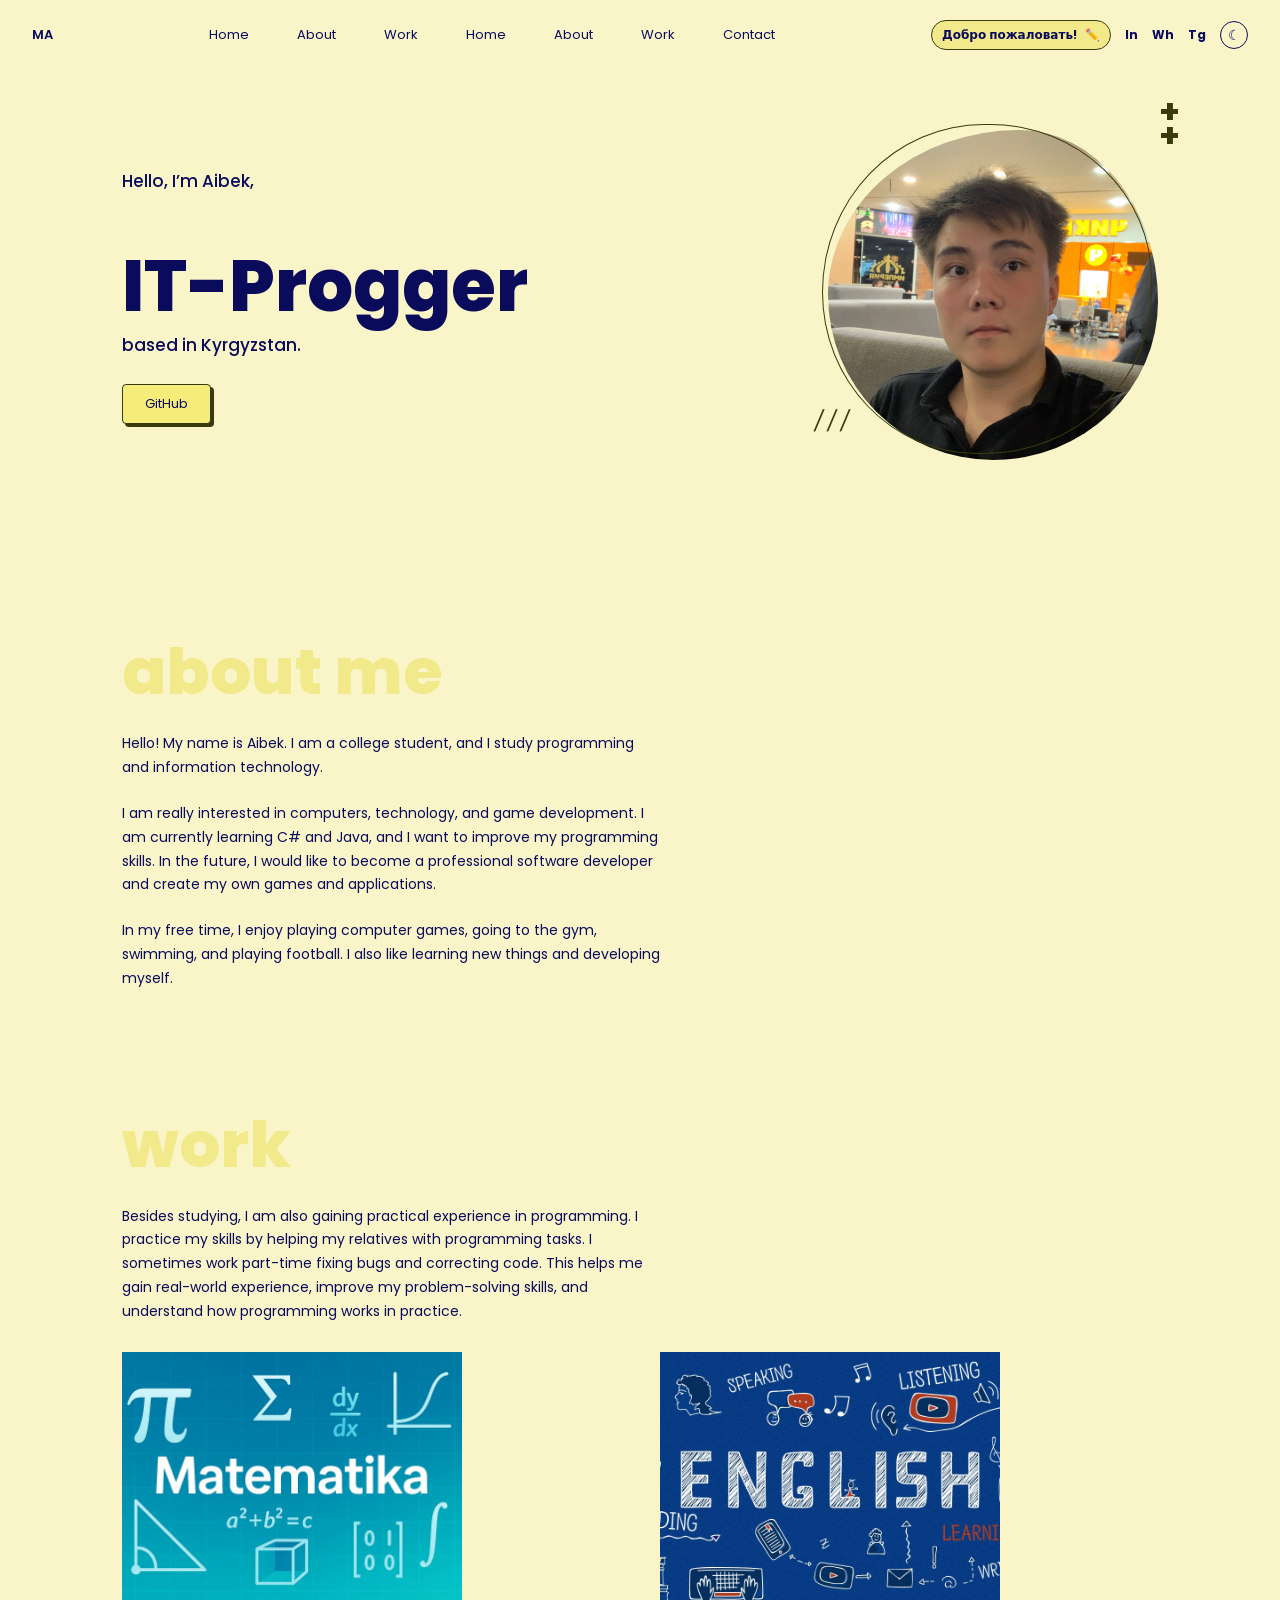
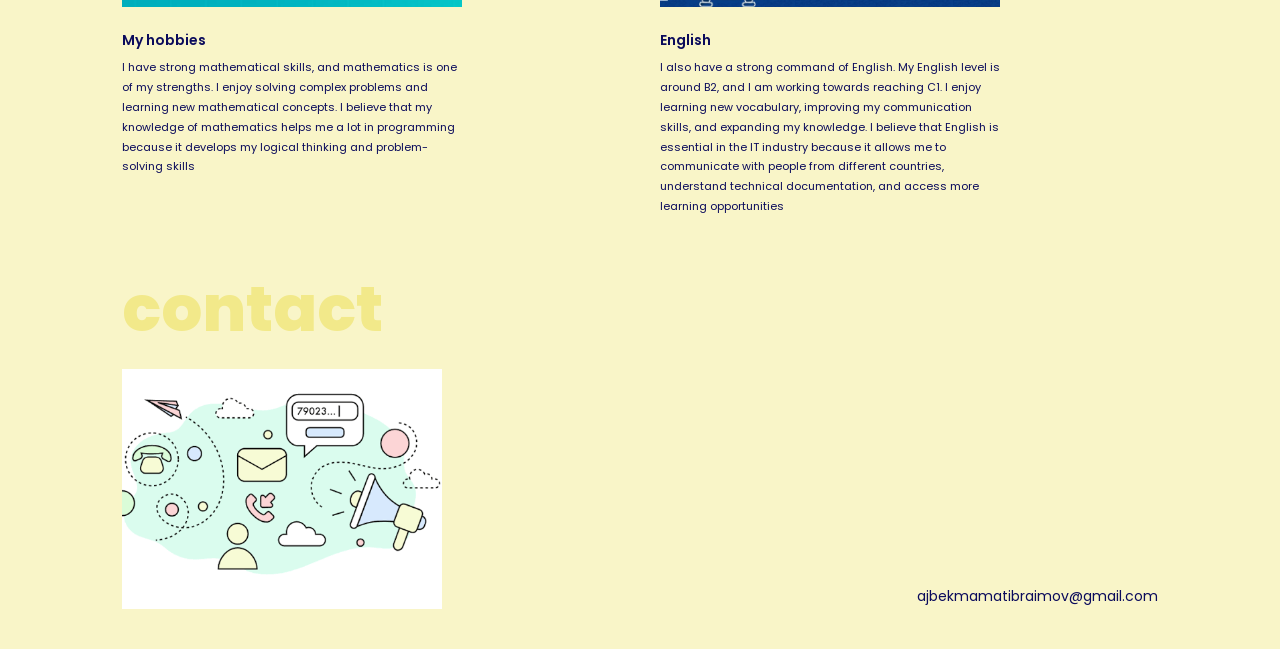
<file: index.html>
<!DOCTYPE html>
<html lang="ru">
<head>
  <meta charset="UTF-8">
  <meta name="viewport" content="width=device-width, initial-scale=1">
  <title>Aibek — портфолио</title>
  <link rel="icon" href="icon.png" type="image/png">
  <link href="https://fonts.googleapis.com/css2?family=Poppins:wght@400;500;600;800&display=swap" rel="stylesheet">

  <link rel="stylesheet" href="st.css">

  <script src="jas.js" defer></script>
</head>
<body>
  <header> 
    <div class="logo">MA</div>
    <nav>
      <a href="#top">Home</a>
      <a href="#about">About</a>
      <a href="#work">Work</a>
      <a class="nav-link" href="#top">Home</a>
      <a class="nav-link" href="#about">About</a>
      <a class="nav-link" href="#work">Work</a>
      <a class="nav-link" href="#contact">Contact</a>
    </nav>
    <div class="socials">
      <!-- Блок для функции имени из JS -->
      <div class="greeting-box">
        <span id="greeting">Добро пожаловать!</span>
        <button id="askName" type="button" title="Изменить имя">✏️</button>
      </div>
      <a href="https://www.instagram.com/">In</a><a href="https://www.whatsapp.com/">Wh</a><a href="https://telegram.org/">Tg</a>
      <button id="theme-toggle" type="button" aria-label="Сменить тему">☾</button>
    </div>
  </header>

  <section class="hero" id="top">
    <div>
      <h2>Hello, I’m Aibek,</h2>
      <h1>IT-Progger</h1>
      <p>based in Kyrgyzstan.</p>
      <a class="btn" href="https://github.com/zentyks" target="_blank" rel="noopener">GitHub</a>
    </div>

    <div class="photo">
      <span class="plus">+<br>+</span>
      <div class="blob">
        <img src="aibek.jpg" alt="Aibek">
      </div>
      <span class="slashes">///</span>
    </div>
  </section>  

  <section class="about" id="about">
    <h2>about me</h2>
    <p>Hello! My name is Aibek. I am a college student, and I study programming and information technology.</p>
    <p>I am really interested in computers, technology, and game development. I am currently learning C# and Java, and I want to improve my programming skills. In the future, I would like to become a professional software developer and create my own games and applications.</p>
    <p>In my free time, I enjoy playing computer games, going to the gym, swimming, and playing football. I also like learning new things and developing myself.</p>
  </section>

  <section class="work" id="work">
    <h2>work</h2>
    <p class="lead">Besides studying, I am also gaining practical experience in programming. I practice my skills by helping my relatives with programming tasks. I sometimes work part-time fixing bugs and correcting code. This helps me gain real-world experience, improve my problem-solving skills, and understand how programming works in practice.</p>

    <div class="cards">
      <article class="card">
        <img src="math.webp" alt="Matematika">
        <h3>My hobbies</h3>
        <p>I have strong mathematical skills, and mathematics is one of my strengths. I enjoy solving complex problems and learning new mathematical concepts. I believe that my knowledge of mathematics helps me a lot in programming because it develops my logical thinking and problem-solving skills</p>
      </article>

      <article class="card card--low">
        <img src="english.jpg" alt="English">
        <h3>English</h3>
        <p>I also have a strong command of English. My English level is around B2, and I am working towards reaching C1. I enjoy learning new vocabulary, improving my communication skills, and expanding my knowledge. I believe that English is essential in the IT industry because it allows me to communicate with people from different countries, understand technical documentation, and access more learning opportunities</p>
      </article>
    </div>
  </section>

  <section class="contact" id="contact">
    <h2>contact</h2>
    <div class="contact-row">
      <img class="contact-photo" src="contact.png" alt="Aibek">
      <a class="email" href="mailto:ajbekmamatibraimov@gmail.com">ajbekmamatibraimov@gmail.com</a>
    </div>
  </section>

  <button id="to-top" type="button" aria-label="Наверх">↑</button>

</body>
</html>
</file>
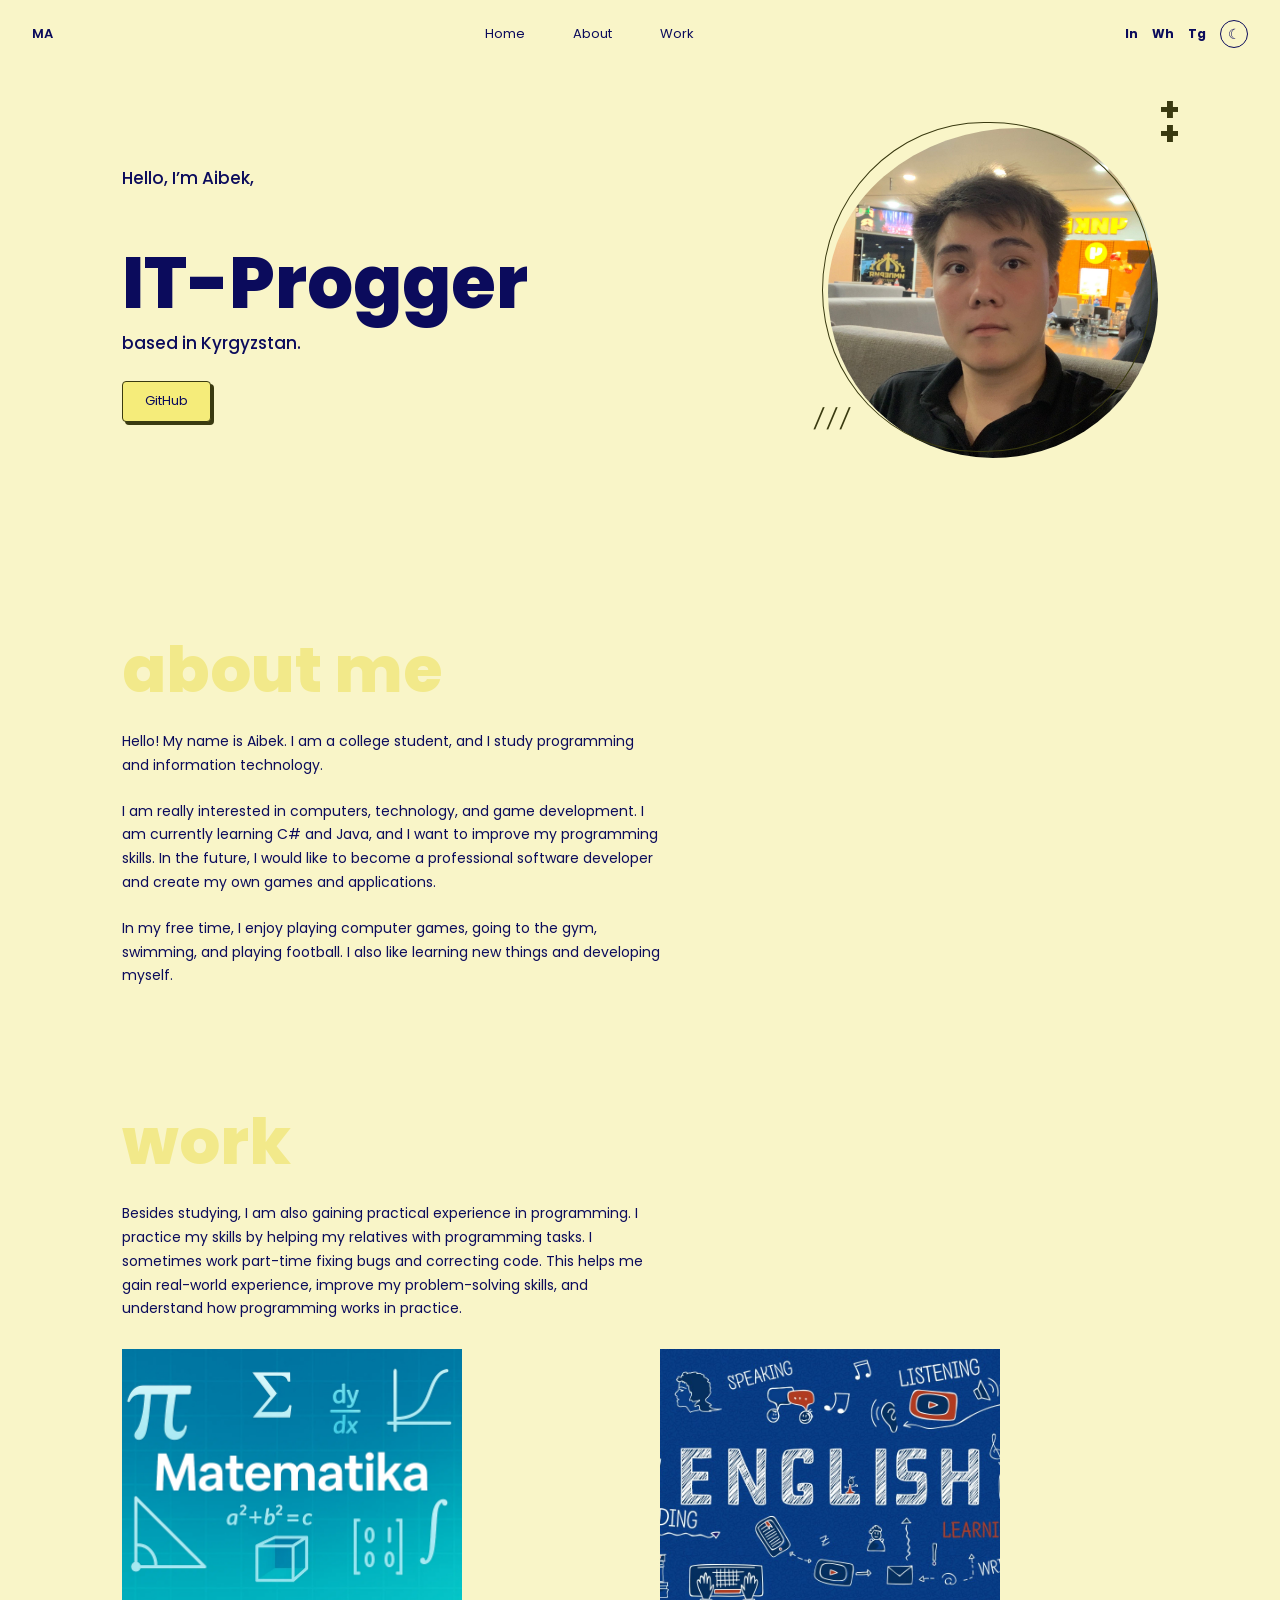
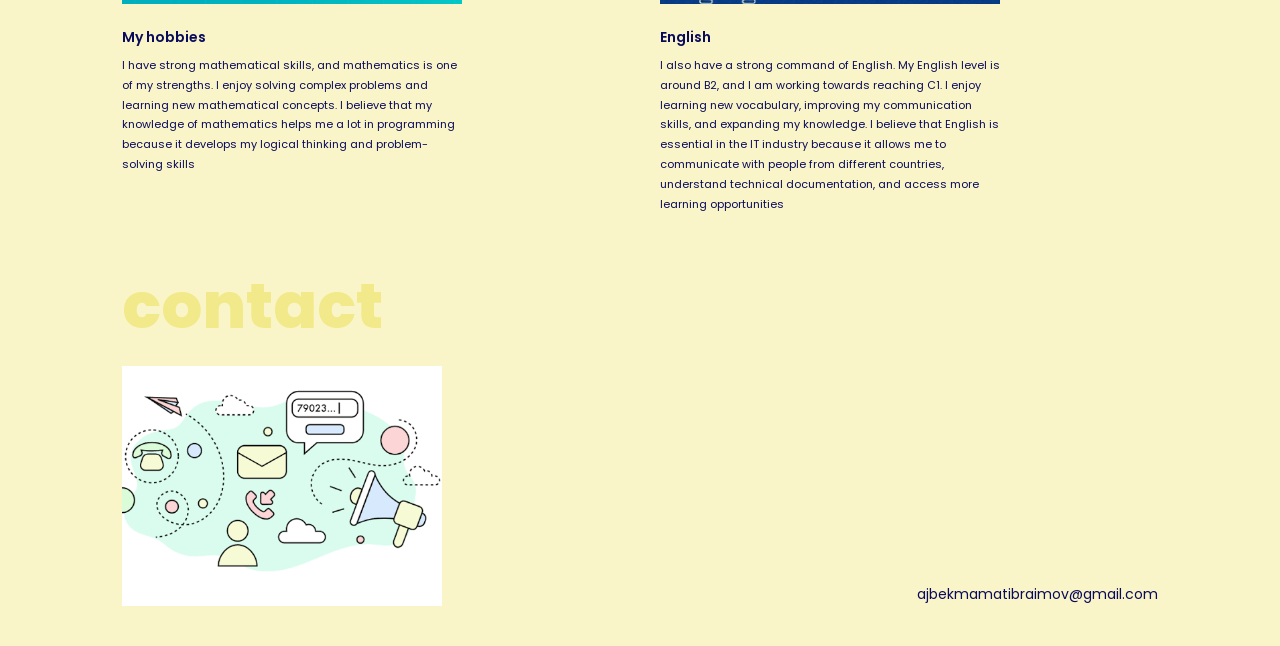
<file: aibek.html>
<!DOCTYPE html>
<html lang="ru">
<head>
  <meta charset="UTF-8">
  <meta name="viewport" content="width=device-width, initial-scale=1">
  <title>Aibek — портфолио</title>

  <link href="https://fonts.googleapis.com/css2?family=Poppins:wght@400;500;600;800&display=swap" rel="stylesheet">

  <link rel="stylesheet" href="st.css">

  <script src="jas.js" defer></script>
</head>
<body>

  <header>  
    <div class="logo">MA</div>
    <nav>
      <a href="#top">Home</a>
      <a href="#about">About</a>
      <a href="#work">Work</a>
    </nav>
    <div class="socials">
      <a href="https://www.instagram.com/">In</a><a href="https://www.whatsapp.com/">Wh</a><a href="https://telegram.org/">Tg</a>
      <button id="theme-toggle" type="button" aria-label="Сменить тему">☾</button>
    </div>
  </header>

  <section class="hero" id="top">
    <div>
      <h2>Hello, I’m Aibek,</h2>
      <h1>IT-Progger</h1>
      <p>based in Kyrgyzstan.</p>
      <a class="btn" href="https://github.com/zentyks" target="_blank" rel="noopener">GitHub</a>
    </div>

    <div class="photo">
      <span class="plus">+<br>+</span>
      <div class="blob">
        <img src="aibek.jpg" alt="Aibek">
      </div>
      <span class="slashes">///</span>
    </div>
  </section>

  <section class="about" id="about">
    <h2>about me</h2>
    <p>Hello! My name is Aibek. I am a college student, and I study programming and information technology.</p>
    <p>I am really interested in computers, technology, and game development. I am currently learning C# and Java, and I want to improve my programming skills. In the future, I would like to become a professional software developer and create my own games and applications.</p>
    <p>In my free time, I enjoy playing computer games, going to the gym, swimming, and playing football. I also like learning new things and developing myself.</p>
  </section>

  <section class="work" id="work">
    <h2>work</h2>
    <p class="lead">Besides studying, I am also gaining practical experience in programming. I practice my skills by helping my relatives with programming tasks. I sometimes work part-time fixing bugs and correcting code. This helps me gain real-world experience, improve my problem-solving skills, and understand how programming works in practice.</p>

    <div class="cards">
      <article class="card">
        <img src="math.webp" alt="Matematika">
        <h3>My hobbies</h3>
        <p>I have strong mathematical skills, and mathematics is one of my strengths. I enjoy solving complex problems and learning new mathematical concepts. I believe that my knowledge of mathematics helps me a lot in programming because it develops my logical thinking and problem-solving skills</p>
      </article>

      <article class="card card--low">
        <img src="english.jpg" alt="English">
        <h3>English</h3>
        <p>I also have a strong command of English. My English level is around B2, and I am working towards reaching C1. I enjoy learning new vocabulary, improving my communication skills, and expanding my knowledge. I believe that English is essential in the IT industry because it allows me to communicate with people from different countries, understand technical documentation, and access more learning opportunities</p>
      </article>
    </div>
  </section>

  <section class="contact" id="contact">
    <h2>contact</h2>
    <div class="contact-row">
      <img class="contact-photo" src="contact.png" alt="Aibek">
      <a class="email" href="mailto:ajbekmamatibraimov@gmail.com">ajbekmamatibraimov@gmail.com</a>
    </div>
  </section>

  <button id="to-top" type="button" aria-label="Наверх">↑</button>

</body>
</html>
</file>
<file: st.css>
:root{
  --bg:#f9f5c8;
  --ink:#0b0b5c;
  --accent:#f2e98a;
  --btn:#f5ec7a;
  --dark:#3a3a10;
  --btn-ink:#0b0b5c;
}

:root[data-theme="dark"]{
  --bg:#15152e;
  --ink:#f4f1c9;
  --accent:#34345e;
  --dark:#d8cf6a;
}
body{transition:background .3s,color .3s}

*{box-sizing:border-box;margin:0;padding:0}
html{scroll-behavior:smooth}
body{
  background:var(--bg);
  color:var(--ink);
  font-family:"Poppins",system-ui,-apple-system,"Segoe UI",sans-serif;
  line-height:1.7;
}


header{display:flex;align-items:center;justify-content:space-between;padding:20px 32px;font-size:13px}
header .logo{font-weight:600}
nav{display:flex;gap:48px}
nav a,.socials a{color:var(--ink);text-decoration:none}
.socials{display:flex;gap:14px;font-weight:700;font-size:12px}
.socials{display:flex;gap:14px;font-weight:700;font-size:12px;align-items:center}

/* Стили для блока приветствия пользователя */
.greeting-box {
  display: flex;
  align-items: center;
  gap: 8px;
  font-size: 12px;
  background: var(--accent);
  padding: 4px 10px;
  border-radius: 20px;
  border: 1px solid var(--dark);
}
#askName {
  background: none;
  border: none;
  cursor: pointer;
  font-size: 12px;
  padding: 0;
}


.hero{
  display:flex;align-items:center;justify-content:space-between;gap:40px;
  max-width:1100px;margin:0 auto;padding:60px 32px 140px;
}
.hero h2{font-size:17px;font-weight:500}
.hero h1{font-size:clamp(48px,8vw,72px);font-weight:800;line-height:1.1;margin:50px 0 6px}
.hero p{font-size:17px;font-weight:500}

.btn{
  display:inline-block;margin-top:24px;padding:8px 22px;font-size:13px;
  color:var(--btn-ink);background:var(--btn);border:1px solid var(--dark);border-radius:4px;
  text-decoration:none;box-shadow:3px 3px 0 var(--dark);
  transition:transform .15s,box-shadow .15s;
}
.btn:hover{transform:translate(2px,2px);box-shadow:1px 1px 0 var(--dark)}


.photo{position:relative;flex:0 0 auto;width:min(330px,70vw);aspect-ratio:1}
.photo .blob{
  width:100%;height:100%;
  border-radius:58% 42% 50% 50% / 50% 52% 48% 50%;
  background:#7f8ea3;
  overflow:hidden;
  color:#fff;font-size:14px;text-align:center;
}
.photo .blob img{width:100%;height:100%;object-fit:cover}
.photo::before{
  content:"";position:absolute;inset:-6px 6px 6px -6px;
  border:1px solid var(--dark);
  border-radius:50% 50% 52% 48% / 52% 48% 50% 50%;
}
.photo .plus{position:absolute;top:-30px;right:-24px;font-size:34px;font-weight:700;color:var(--dark);line-height:.7;letter-spacing:2px}
.photo .slashes{position:absolute;left:-14px;bottom:22px;font-size:20px;color:var(--dark);letter-spacing:3px;transform:skewX(-10deg)}


.about{max-width:1100px;margin:0 auto;padding:40px 32px 100px}
.about h2{font-size:clamp(48px,9vw,64px);font-weight:800;color:var(--accent);line-height:1;margin-bottom:28px}
.about p{max-width:60ch;font-size:14px;margin-bottom:22px}


@media (max-width:720px){
  header{padding:16px 20px}
  header{padding:16px 20px;flex-wrap: wrap;gap: 15px;}
  nav{gap:20px}
  .hero{flex-direction:column-reverse;align-items:flex-start;padding-bottom:80px}
}


.work,.contact{max-width:1100px;margin:0 auto;padding:0 32px}
.work h2,.contact h2{
  font-size:clamp(48px,9vw,64px);font-weight:800;
  color:var(--accent);line-height:1;margin-bottom:28px;
}
.work .lead{max-width:60ch;font-size:14px;margin-bottom:28px}

.cards{display:grid;grid-template-columns:repeat(2,minmax(0,1fr));gap:40px;align-items:start;margin-bottom:60px}
.card img{display:block;width:100%;max-width:340px;aspect-ratio:4/3;object-fit:cover;background:#cfd8e3}
.card h3{font-size:14px;font-weight:600;margin:22px 0 6px}
.card p{font-size:11px;line-height:1.8;max-width:340px}
.card--low{margin-top:0px}  


.contact{padding-bottom:40px}
.contact-row{display:flex;align-items:flex-end;justify-content:space-between;gap:24px;flex-wrap:wrap}
.contact-photo{width:min(320px,100%);aspect-ratio:4/3;object-fit:cover;background:#cfd8e3;display:block}
.email{font-size:14px;color:var(--ink);text-decoration:none}
.email:hover{text-decoration:underline}

@media (max-width:720px){
  .cards{grid-template-columns:1fr}
  .card--low{margin-top:0}
}

.socials{align-items:center}
#theme-toggle{
  background:none;border:1px solid var(--ink);color:var(--ink);
  width:28px;height:28px;border-radius:50%;cursor:pointer;font-size:14px;line-height:1;
}
#theme-toggle:hover{background:var(--ink);color:var(--bg)}

.reveal{opacity:0;transform:translateY(24px);transition:opacity .6s ease,transform .6s ease}
.reveal.visible{opacity:1;transform:none}



#to-top{
  position:fixed;right:20px;bottom:20px;width:44px;height:44px;border-radius:50%;
  border:1px solid var(--dark);background:var(--btn);color:var(--btn-ink);
  font-size:20px;cursor:pointer;box-shadow:3px 3px 0 var(--dark);
  opacity:0;pointer-events:none;transform:translateY(10px);
  transition:opacity .25s,transform .25s;
}
#to-top.show{opacity:1;pointer-events:auto;transform:none}
</file>
